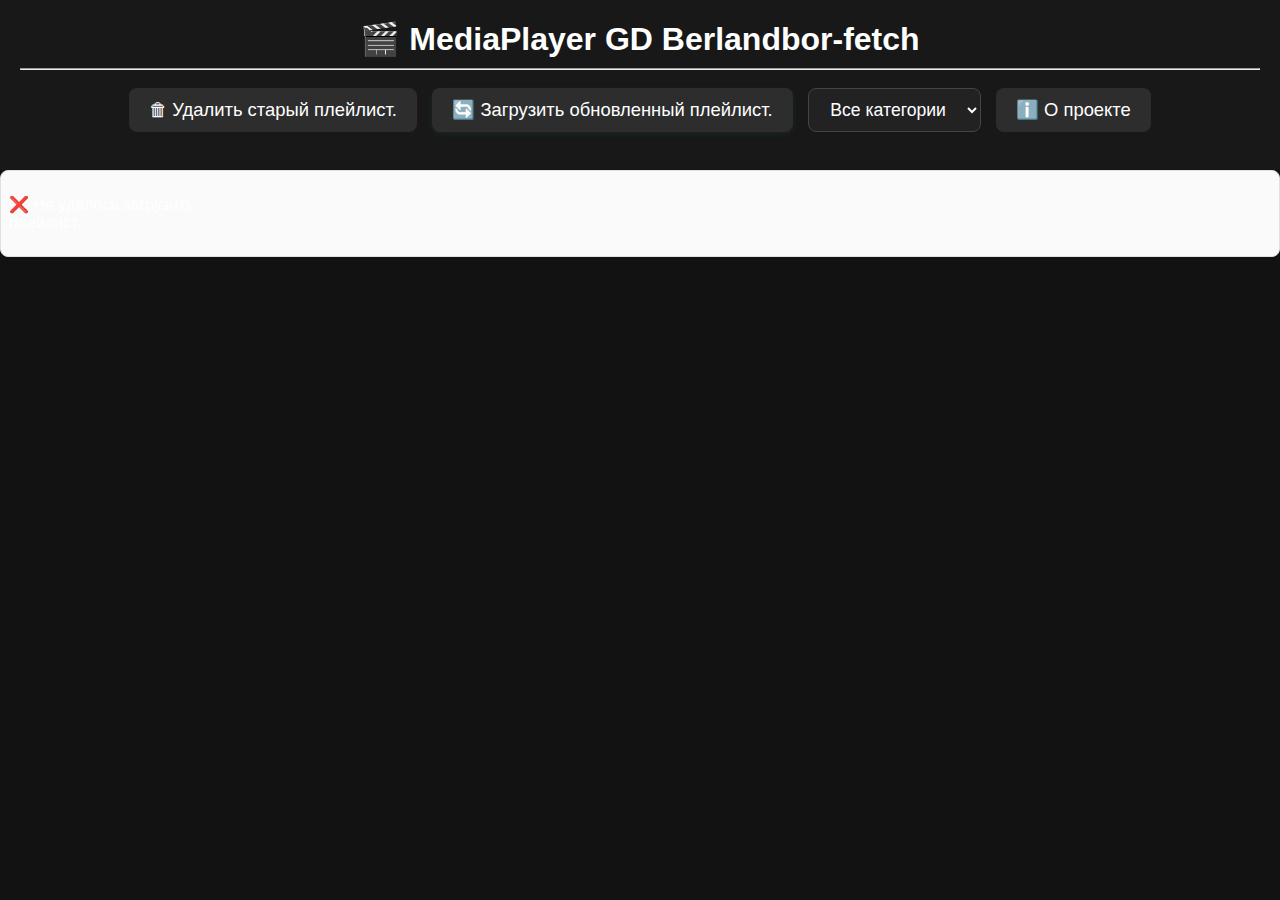
<file: index.html>
<!DOCTYPE html>
<html lang="ru">
<head>
  <meta charset="UTF-8" />
  <meta name="viewport" content="width=device-width, initial-scale=1.0" />
  <title>🎬 MediaPlayer GD Berlandbor (fetch)</title>
  <link rel="stylesheet" href="styles.css" />
</head>
<body>
  <header>
    <h1>🎬 MediaPlayer GD Berlandbor-fetch</h1>
    <!--h2>Внимание!!! Чтобы всегда был актуальный плейлист, нужно удалить старый и загрузить обновленный!!!</h2-->
    <!--input type="file" id="playlistFile" accept=".json" /--><hr>
   <div class="playlist-panel">
     <button id="clearDbBtn">🗑 Удалить старый плейлист.</button>
     <button id="reloadPlaylistBtn">🔄 Загрузить обновленный плейлист.</button>
     <select id="categoryFilter">
       <option value="all">Все категории</option>
     </select>
    
     <button id="aboutBtn">ℹ️ О проекте</button>
   </div>

  </header>

<div class="playlist-scroll">
  <div id="playlist">
    <!-- ваши плитки (tiles) -->
  </div>
</div>

  <div id="aboutModal" class="modal">
    <div class="modal-content">
      <span id="closeModal" class="close">&times;</span>
      <h2>📺 MediaPlayer GD Berlandbor</h2>
      <p>Этот проект позволяет загружать и управлять плейлистами видео, размещённых на Google Диске:</p>
      <ul>
        <li>🎞 Просмотр встраиваемых видео по ссылке</li>
        <li>📂 Поддержка категорий</li>
        <li>💾 Хранение данных в браузере</li>
        <li>📡 Проверка подключения и пинг</li>
        <li>🔗 Возможность поделиться ссылкой</li>
        <li>О правилах создания плейлиста можно прочитать по ссылке ниже</li>
      </ul>
      <p>Автор: <strong>Berlandbor</strong></p>
<p>
  📫 <a href="https://t.me/Berlandbor" target="_blank">Telegram</a> <br>
  💻 <a href="https://berlandbor.github.io/MediaPlayerGD/playlist-help.html" target="_blank">Правила создания плейлиста</a> <br>
  🌐 <!--a href="https://yourwebsite.com" target="_blank">Мой сайт</a-->
</p>
<p>Версия: 1.0</p>

      </p>
    </div>
  </div>
  

  <script src="script.js"></script>
</body>
</html>
</file>
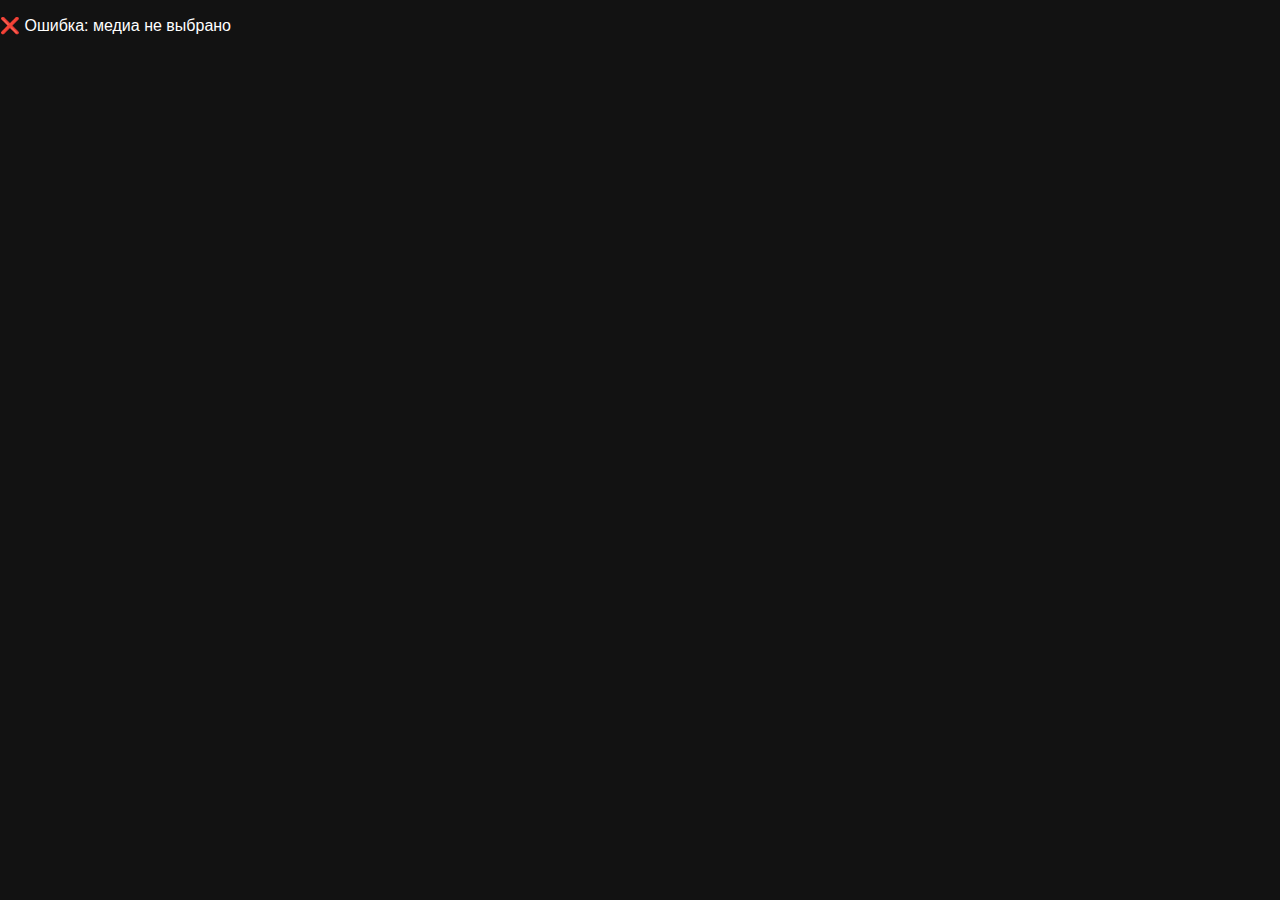
<file: player.html>
<!DOCTYPE html>
<html lang="ru">
<head>
  <meta charset="UTF-8" />
  <meta name="viewport" content="width=device-width, initial-scale=1.0" />
  <title>🎬 MediaPlayer GD Berlandbor</title>
  <link rel="stylesheet" href="styles.css" />
</head>
<body>
  <div class="info-block" id="infoBlock">
    <h1>🎬 MediaPlayer GD Berlandbor</h1>
<button id="back" onclick="window.location.href='index.html'"> 🔙 к плейлисту </button>
    <h2 id="mediaTitle">🎬 Загрузка...</h2>
    <p><strong>Категория:</strong> <span id="mediaCategory">–</span></p>
    <img id="mediaPoster" alt="Постер" />
    <p id="mediaDescription"></p>
    <button id="shareBtn">🔗 Поделиться</button>
    <div id="shareLink" class="share-link"></div>
  </div>

  <div class="player-container">
    <iframe id="videoFrame" allowfullscreen></iframe>
  </div>

  <div class="status-bar">
    <p>📡 Состояние сети: <span id="netStatus">проверка...</span></p>
    <p>🔄 Пинг: <span id="pingResult">–</span> мс</p>
    <canvas id="pingChart" width="300" height="40"></canvas>
  </div>
  
  <div id="streamError" class="error-msg" style="display:none;">
    ⚠️ Поток не загружается. Возможно, превышен лимит Google Drive или доступ ограничен.
  </div>
  

  <script src="player.js"></script>
</body>
</html>
</file>
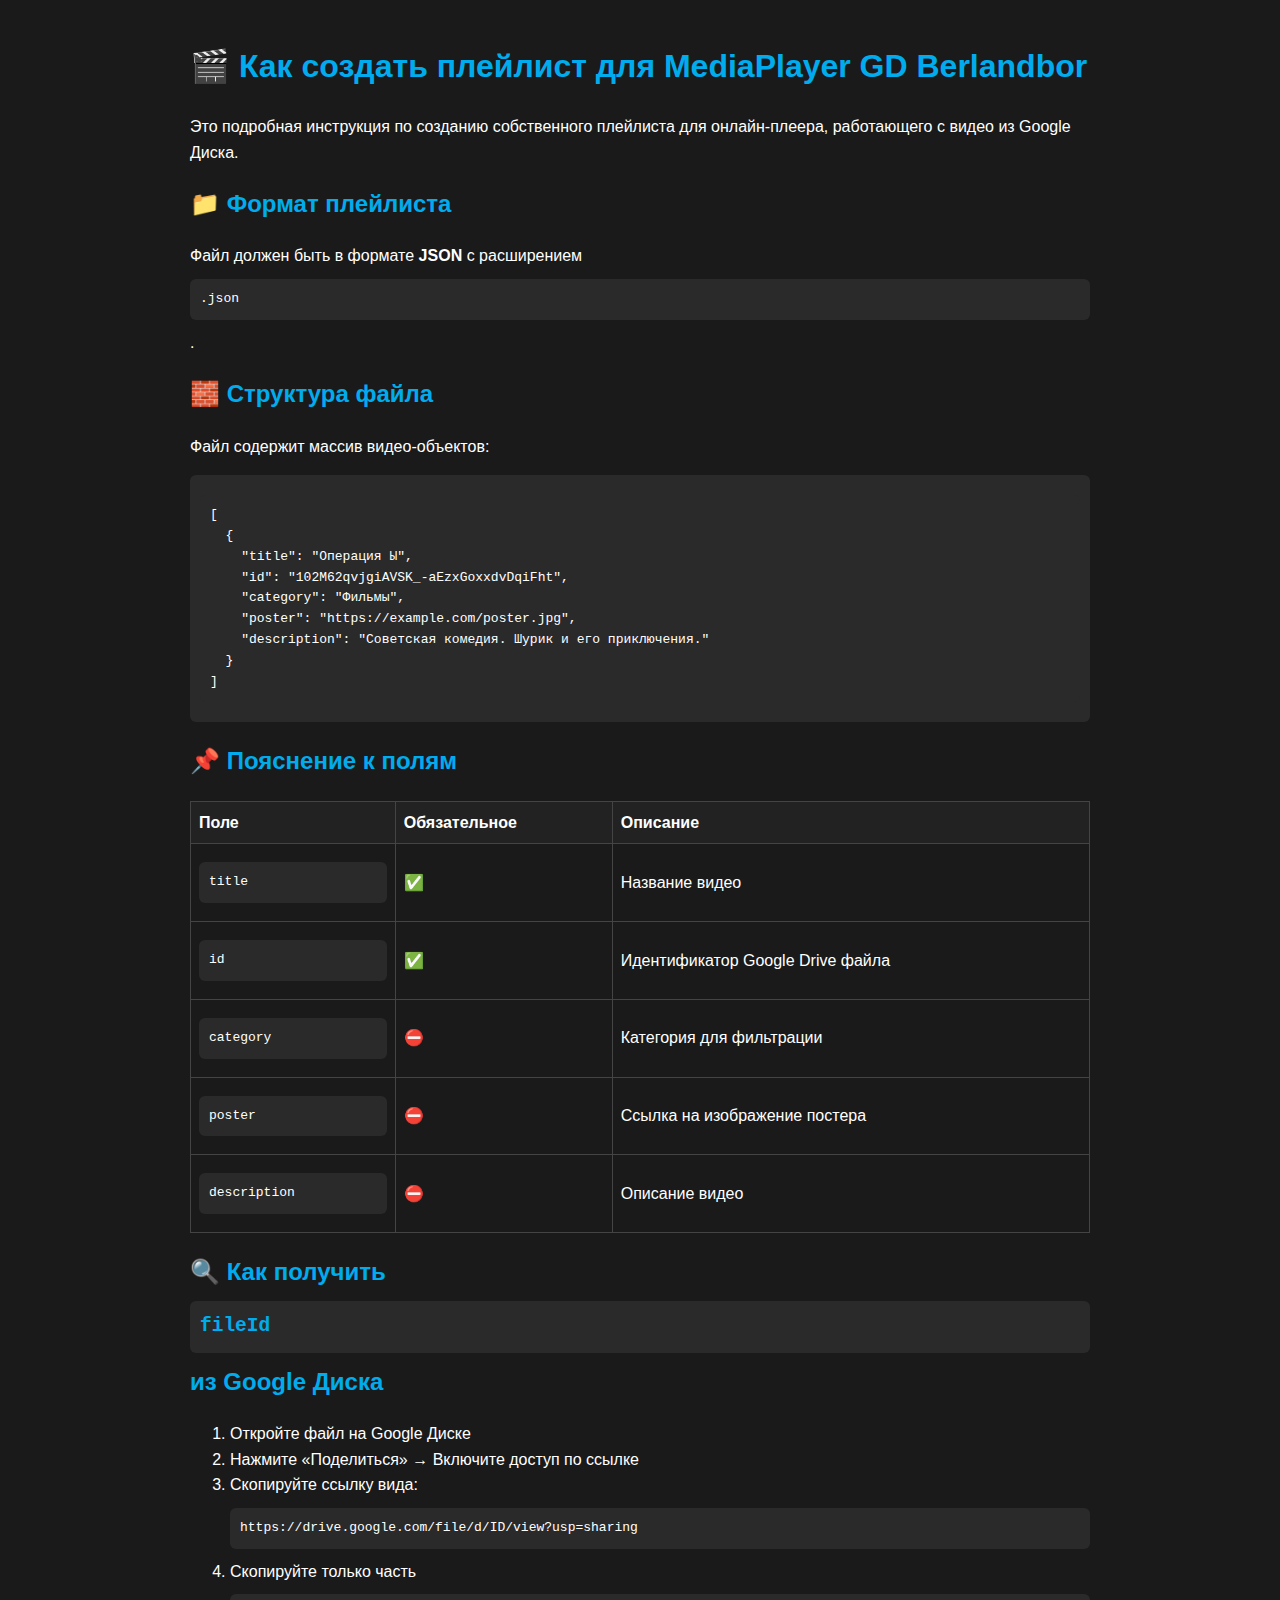
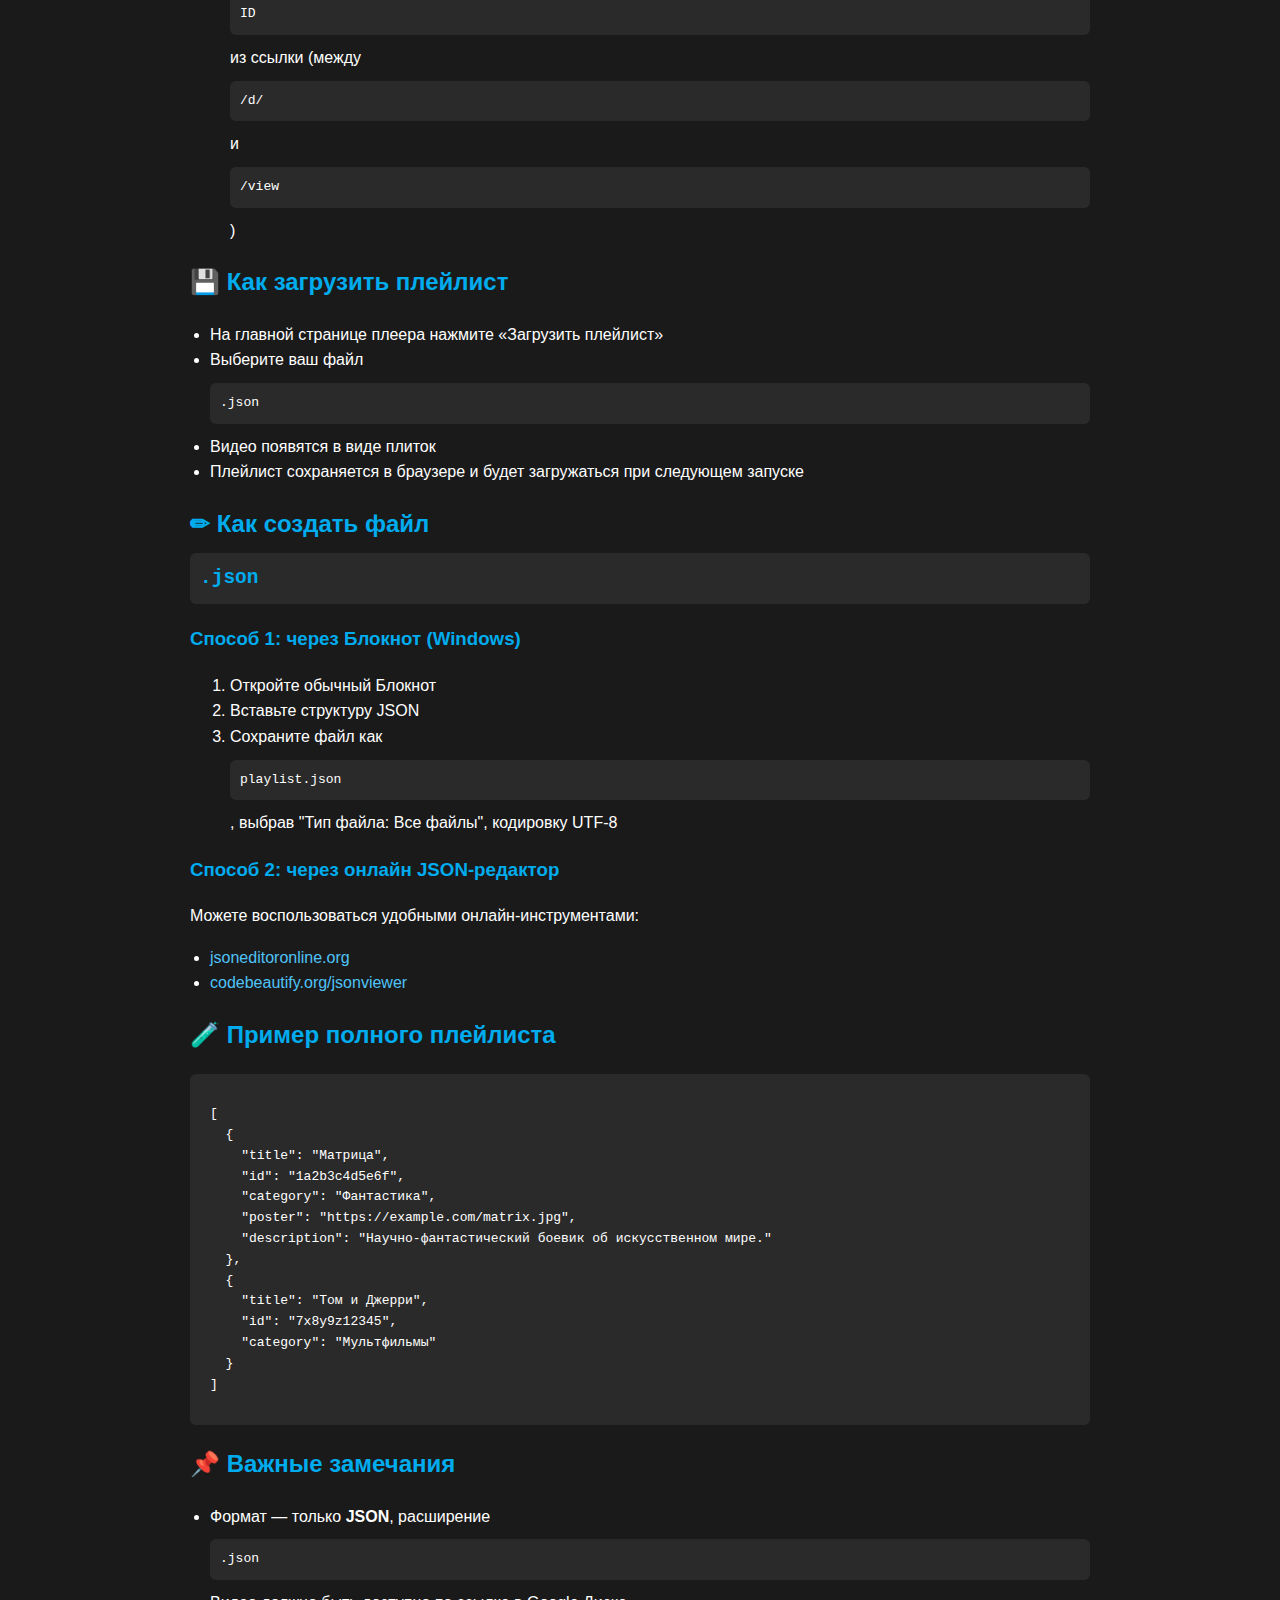
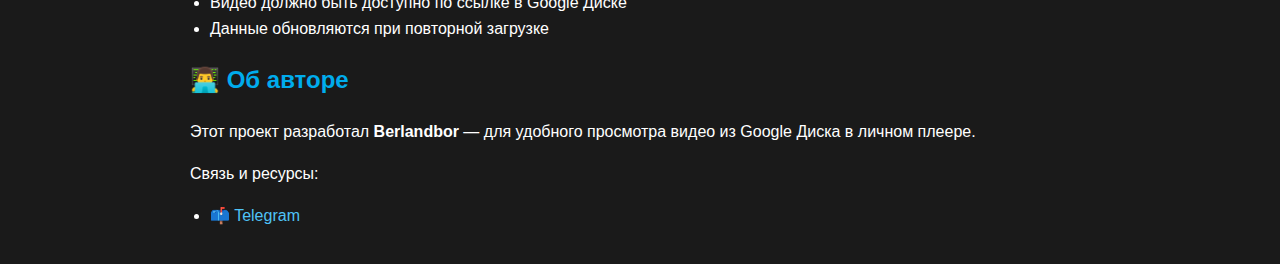
<file: playlist-help.html>
<!DOCTYPE html>
<html lang="ru">
<head>
  <meta charset="UTF-8" />
  <meta name="viewport" content="width=device-width, initial-scale=1.0" />
  <title>Инструкция: Как создать плейлист</title>
  <style>
    body {
      background: #1a1a1a;
      color: #fff;
      font-family: sans-serif;
      line-height: 1.6;
      padding: 20px;
      max-width: 900px;
      margin: auto;
    }
    h1, h2, h3 {
      color: #00aced;
    }
    code, pre {
      background: #2a2a2a;
      padding: 10px;
      display: block;
      overflow-x: auto;
      border-radius: 6px;
      margin: 10px 0;
    }
    a {
      color: #4fc3f7;
      text-decoration: none;
    }
    a:hover {
      text-decoration: underline;
    }
    ul {
      padding-left: 20px;
    }
    table {
      border-collapse: collapse;
      width: 100%;
      margin: 10px 0;
    }
    th, td {
      border: 1px solid #444;
      padding: 8px;
      text-align: left;
    }
    th {
      background: #222;
    }
    .highlight {
      color: #4caf50;
    }
  </style>
</head>
<body>

  <h1>🎬 Как создать плейлист для MediaPlayer GD Berlandbor</h1>

  <p>Это подробная инструкция по созданию собственного плейлиста для онлайн-плеера, работающего с видео из Google Диска.</p>

  <h2>📁 Формат плейлиста</h2>
  <p>Файл должен быть в формате <strong>JSON</strong> с расширением <code>.json</code>.</p>

  <h2>🧱 Структура файла</h2>
  <p>Файл содержит массив видео-объектов:</p>
  <pre><code>[
  {
    "title": "Операция Ы",
    "id": "102M62qvjgiAVSK_-aEzxGoxxdvDqiFht",
    "category": "Фильмы",
    "poster": "https://example.com/poster.jpg",
    "description": "Советская комедия. Шурик и его приключения."
  }
]</code></pre>

  <h2>📌 Пояснение к полям</h2>
  <table>
    <thead>
      <tr><th>Поле</th><th>Обязательное</th><th>Описание</th></tr>
    </thead>
    <tbody>
      <tr><td><code>title</code></td><td>✅</td><td>Название видео</td></tr>
      <tr><td><code>id</code></td><td>✅</td><td>Идентификатор Google Drive файла</td></tr>
      <tr><td><code>category</code></td><td>⛔</td><td>Категория для фильтрации</td></tr>
      <tr><td><code>poster</code></td><td>⛔</td><td>Ссылка на изображение постера</td></tr>
      <tr><td><code>description</code></td><td>⛔</td><td>Описание видео</td></tr>
    </tbody>
  </table>

  <h2>🔍 Как получить <code>fileId</code> из Google Диска</h2>
  <ol>
    <li>Откройте файл на Google Диске</li>
    <li>Нажмите «Поделиться» → Включите доступ по ссылке</li>
    <li>Скопируйте ссылку вида:
      <code>https://drive.google.com/file/d/ID/view?usp=sharing</code>
    </li>
    <li>Скопируйте только часть <code>ID</code> из ссылки (между <code>/d/</code> и <code>/view</code>)</li>
  </ol>

  <h2>💾 Как загрузить плейлист</h2>
  <ul>
    <li>На главной странице плеера нажмите «Загрузить плейлист»</li>
    <li>Выберите ваш файл <code>.json</code></li>
    <li>Видео появятся в виде плиток</li>
    <li>Плейлист сохраняется в браузере и будет загружаться при следующем запуске</li>
  </ul>

  <h2>✏ Как создать файл <code>.json</code></h2>

  <h3>Способ 1: через Блокнот (Windows)</h3>
  <ol>
    <li>Откройте обычный Блокнот</li>
    <li>Вставьте структуру JSON</li>
    <li>Сохраните файл как <code>playlist.json</code>, выбрав "Тип файла: Все файлы", кодировку UTF-8</li>
  </ol>

  <h3>Способ 2: через онлайн JSON-редактор</h3>
  <p>Можете воспользоваться удобными онлайн-инструментами:</p>
  <ul>
    <li><a href="https://jsoneditoronline.org" target="_blank">jsoneditoronline.org</a></li>
    <li><a href="https://codebeautify.org/jsonviewer" target="_blank">codebeautify.org/jsonviewer</a></li>
  </ul>

  <h2>🧪 Пример полного плейлиста</h2>
  <pre><code>[
  {
    "title": "Матрица",
    "id": "1a2b3c4d5e6f",
    "category": "Фантастика",
    "poster": "https://example.com/matrix.jpg",
    "description": "Научно-фантастический боевик об искусственном мире."
  },
  {
    "title": "Том и Джерри",
    "id": "7x8y9z12345",
    "category": "Мультфильмы"
  }
]</code></pre>

  <h2>📌 Важные замечания</h2>
  <ul>
    <li>Формат — только <strong>JSON</strong>, расширение <code>.json</code></li>
    <li>Видео должно быть доступно по ссылке в Google Диске</li>
    <li>Данные обновляются при повторной загрузке</li>
  </ul>

  <h2>👨‍💻 Об авторе</h2>
  <p>Этот проект разработал <strong>Berlandbor</strong> — для удобного просмотра видео из Google Диска в личном плеере.</p>
  <p>Связь и ресурсы:</p>
  <ul>
    <li>📫 <a href="https://t.me/Berlandbor" target="_blank">Telegram</a></li>
    <!--li>💻 <a href="https://github.com/your_github" target="_blank">GitHub</a></li>
    <li>🌐 <a href="https://yourwebsite.com" target="_blank">Сайт</a></li-->
  </ul>

</body>
</html>
</file>
<file: styles.css>
body {
  margin: 0;
  background: #121212;
  color: white;
  font-family: sans-serif;
}

header {
  padding: 20px;
  text-align: center;
  background: #181818;
}

h1 {
  margin: 0 0 10px;
}

.playlist-grid {
  display: grid;
  grid-template-columns: repeat(auto-fill, minmax(160px, 1fr));
  gap: 10px;
  padding: 10px;
}

.tile {
  background: #2a2a2a;
  padding: 10px;
  border-radius: 8px;
  cursor: pointer;
  transition: background 0.3s;
}

.tile:hover {
  background: #3a3a3a;
}

.tile img {
  width: 100%;
  border-radius: 6px;
}

.tile-title {
  margin-top: 8px;
  font-size: 14px;
  word-break: break-word;
}

.player-container {
  display: flex;
  justify-content: center;
  align-items: center;
  height: 100vh;
  padding: 10px;
}

iframe {
  width: 100%;
  max-width: 960px;
  height: 540px;
  border: none;
  border-radius: 10px;
  background: black;
}

#clearDbBtn {
  margin-left: 10px;
  padding: 5px 12px;
  font-size: 14px;
  border: none;
  border-radius: 6px;
  background: #c62828;
  color: white;
  cursor: pointer;
}

#clearDbBtn:hover {
  background: #b71c1c;
}

.tile-category {
  font-size: 12px;
  color: #bbb;
  margin-top: 4px;
}

#categoryFilter {
  margin-left: 10px;
  padding: 5px 10px;
  font-size: 14px;
  border-radius: 6px;
}

.info-block {
  text-align: center;
  padding: 20px;
  background: #1a1a1a;
  border-bottom: 1px solid #333;
}

#mediaPoster {
  max-width: 100px;
  width: 25%;
  border-radius: 10px;
  margin: 10px auto;
  display: block;
}

#mediaDescription {
  margin-top: 10px;
  font-size: 14px;
  color: #ccc;
}

.share-link {
  font-size: 12px;
  color: #0f0;
  margin-top: 5px;
  word-break: break-word;
}

.status-bar {
  background: #181818;
  padding: 10px;
  font-size: 14px;
  color: #ccc;
  text-align: center;
  border-top: 1px solid #333;
}

#shareBtn {
  margin-top: 10px;
  padding: 6px 14px;
  font-size: 14px;
  border: none;
  border-radius: 6px;
  background: #1e88e5;
  color: white;
  cursor: pointer;
}

#aboutBtn {
  margin-left: 10px;
  padding: 5px 12px;
  font-size: 14px;
  border: none;
  border-radius: 6px;
  background: #007bff;
  color: white;
  cursor: pointer;
}

.modal {
  display: none;
  position: fixed;
  z-index: 1000;
  padding-top: 60px;
  left: 0;
  top: 0;
  width: 100%;
  height: 100%;
  overflow: auto;
  background-color: rgba(0,0,0,0.7);
}

.modal-content {
  background-color: #222;
  margin: auto;
  padding: 20px;
  border: 1px solid #444;
  width: 90%;
  max-width: 500px;
  color: white;
  border-radius: 8px;
  text-align: left;
}

.close {
  color: #aaa;
  float: right;
  font-size: 26px;
  font-weight: bold;
  cursor: pointer;
}

.close:hover {
  color: #fff;
}

#back {
  margin-left: 10px;
  padding: 5px 12px;
  font-size: 14px;
  border: none;
  border-radius: 6px;
  background: #007bff;
  color: white;
  cursor: pointer;
}

#reloadPlaylistBtn {
    background-color: #27ae60;
    color: #fff;
    border: none;
    border-radius: 6px;
    padding: 10px 18px;
    font-size: 1rem;
    cursor: pointer;
    margin-left: 10px;
    transition: background 0.2s, transform 0.1s;
    box-shadow: 0 2px 6px rgba(39, 174, 96, 0.1);
    display: inline-flex;
    align-items: center;
}
#reloadPlaylistBtn:hover {
    background-color: #219150;
    transform: translateY(-2px) scale(1.02);
}
#reloadPlaylistBtn:active {
    background-color: #1a7740;
    transform: scale(0.98);
}

.playlist-scroll {
  max-height: 500px;      /* Задайте нужную высоту! */
  overflow-y: auto;
  /* По желанию: фон, бордер, скругления */
  background: #fafafa;
  border-radius: 8px;
  border: 1px solid #e0e0e0;
  padding: 8px;
}

#playlist {
  display: grid;
  grid-template-columns: repeat(auto-fill, minmax(200px, 1fr)); /* или ваш вариант */
  gap: 16px;
  /* НЕ задавайте здесь высоту и overflow! */
}

/* Контейнер для кнопок управления плейлистом */
.playlist-panel {
  display: flex;
  flex-wrap: wrap;
  gap: 0.7em;
  align-items: center;
  justify-content: center;
  margin: 1em 0;
}

/* Общие стили для кнопок управления */
#clearDbBtn,
#reloadPlaylistBtn,
#aboutBtn {
  background: #2d2d2d;
  color: #fff;
  border: none;
  border-radius: 8px;
  padding: 0.6em 1.1em;
  font-size: 1.15rem;
  min-width: 44px;
  min-height: 44px;
  cursor: pointer;
  margin: 0.1em;
  transition: background 0.2s, transform 0.2s;
  display: flex;
  align-items: center;
  justify-content: center;
}

#clearDbBtn:active,
#reloadPlaylistBtn:active,
#aboutBtn:active,
#clearDbBtn:focus,
#reloadPlaylistBtn:focus,
#aboutBtn:focus {
  background: #444;
  transform: scale(0.97);
  outline: none;
}

/* Селектор категории тоже делаем адаптивным */
#categoryFilter {
  border-radius: 8px;
  padding: 0.5em 1em;
  font-size: 1.1rem;
  margin: 0.1em;
  min-height: 44px;
  background: #222;
  color: #fff;
  border: 1px solid #444;
}

@media (max-width: 600px) {
  .playlist-panel {
    gap: 0.4em;
    flex-direction: column;
    align-items: stretch;
  }
  #clearDbBtn,
  #reloadPlaylistBtn,
  #aboutBtn {
    font-size: 1rem;
    padding: 0.8em 0.9em;
    min-width: 38px;
    min-height: 38px;
  }
  #categoryFilter {
    font-size: 1rem;
    min-height: 38px;
    padding: 0.5em 0.7em;
  }
}

@media (max-width: 400px) {
  #clearDbBtn,
  #reloadPlaylistBtn,
  #aboutBtn {
    font-size: 0.92rem;
    padding: 0.5em 0.7em;
    min-width: 34px;
    min-height: 34px;
  }
  #categoryFilter {
    font-size: 0.92rem;
    min-height: 34px;
    padding: 0.4em 0.5em;
  }
}





#streamModal {
  position: fixed;
  left: 0; top: 0;
  width: 100vw; height: 100vh;
  background: rgba(0,0,0,0.8);
  display: flex;
  align-items: center;
  justify-content: center;
  z-index: 10000;
  box-sizing: border-box;
}

#streamModal > div {
  background: #222;
  padding: 12px;
  border-radius: 12px;
  max-width: 90vw;
  max-height: 90vh;
  box-sizing: border-box;
  display: flex;
  flex-direction: column;
  align-items: center;
}

#modalPlayerContent {
  width: 100%;
  display: flex;
  flex-direction: column;
  align-items: center;
  justify-content: center;
}

#modalPlayerContent audio {
  width: 100%;
  max-width: 520px;
  min-width: 220px;
  box-sizing: border-box;
  margin: 0 auto;
  display: block;
}
</file>
